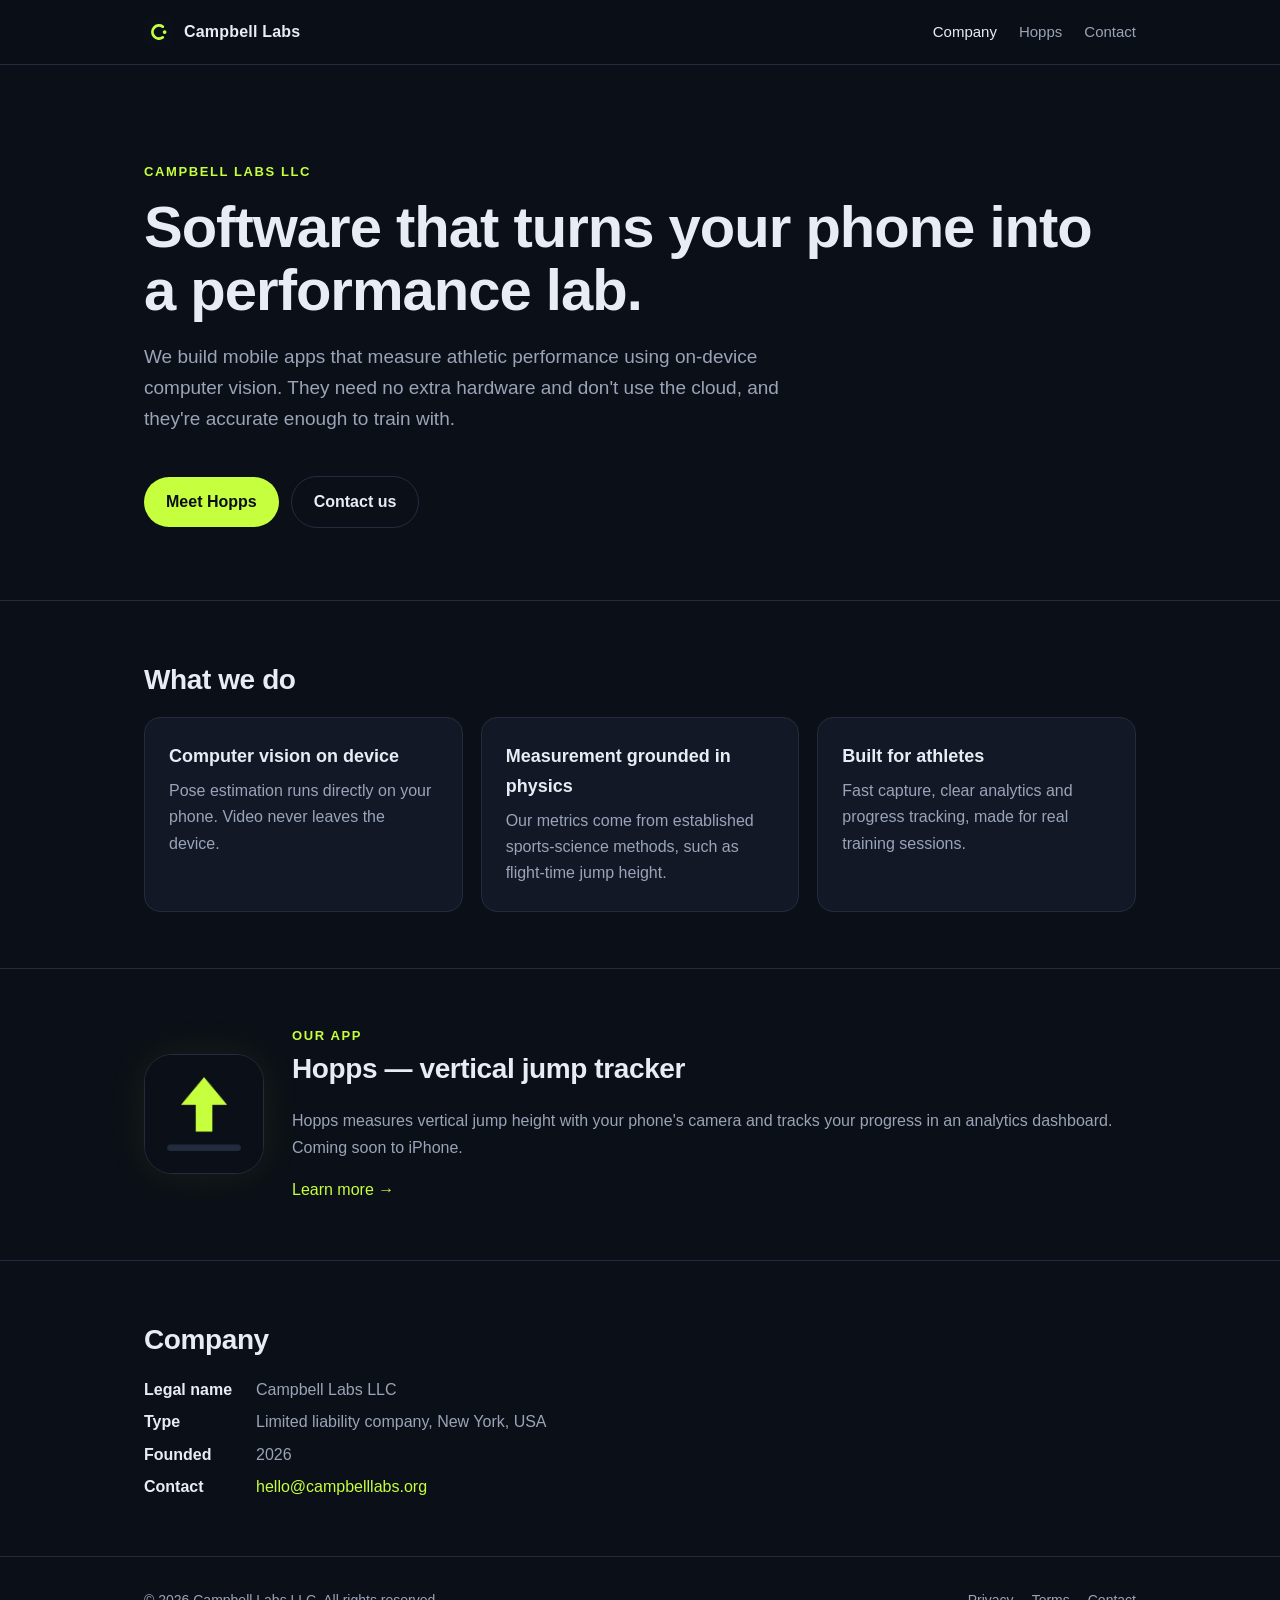
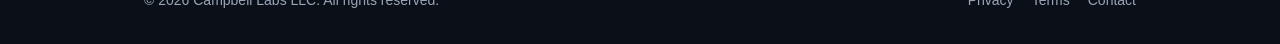
<file: index.html>
<!doctype html>
<html lang="en">
<head>
<meta charset="utf-8">
<meta name="viewport" content="width=device-width,initial-scale=1">
<title>Campbell Labs LLC — Software for athletes</title>
<meta name="description" content="Campbell Labs LLC builds mobile software that helps athletes measure and improve performance.">
<link rel="icon" href="favicon.svg" type="image/svg+xml">
<link rel="apple-touch-icon" href="assets/apple-touch-icon.png">
<link rel="stylesheet" href="styles.css">
</head>
<body>
<header><div class="wrap"><a class="brand" href="./"><img src="assets/logo.svg" alt=""><span>Campbell Labs</span></a><nav><a href="" class="on">Company</a><a href="hopps/">Hopps</a><a href="support.html">Contact</a></nav></div></header>
<main>
<div class="wrap hero">
  <div class="eyebrow">Campbell Labs LLC</div>
  <h1>Software that turns your phone into a performance lab.</h1>
  <p class="lead">We build mobile apps that measure athletic performance using on-device computer vision. They need no extra hardware and don't use the cloud, and they're accurate enough to train with.</p>
  <a class="btn" href="hopps/">Meet Hopps</a><a class="btn ghost" href="support.html">Contact us</a>
</div>
<section><div class="wrap">
  <h2>What we do</h2>
  <div class="grid">
    <div class="card"><h3>Computer vision on device</h3><p>Pose estimation runs directly on your phone. Video never leaves the device.</p></div>
    <div class="card"><h3>Measurement grounded in physics</h3><p>Our metrics come from established sports-science methods, such as flight-time jump height.</p></div>
    <div class="card"><h3>Built for athletes</h3><p>Fast capture, clear analytics and progress tracking, made for real training sessions.</p></div>
  </div>
</div></section>
<section><div class="wrap product">
  <img src="assets/hopps-icon.png" alt="Hopps app icon">
  <div class="txt">
    <div class="eyebrow">Our app</div>
    <h2>Hopps — vertical jump tracker</h2>
    <p class="muted">Hopps measures vertical jump height with your phone's camera and tracks your progress in an analytics dashboard. Coming soon to iPhone.</p>
    <a href="hopps/">Learn more &rarr;</a>
  </div>
</div></section>
<section><div class="wrap">
  <h2>Company</h2>
  <div class="facts">
    <b>Legal name</b><span>Campbell Labs LLC</span>
    <b>Type</b><span>Limited liability company, New York, USA</span>
    <b>Founded</b><span>2026</span>
    <b>Contact</b><span><a href="mailto:hello@campbelllabs.org">hello@campbelllabs.org</a></span>
  </div>
</div></section></main>
<footer><div class="wrap"><span>&copy; 2026 Campbell Labs LLC. All rights reserved.</span><span><a href="privacy.html">Privacy</a><a href="terms.html">Terms</a><a href="support.html">Contact</a></span></div></footer>
</body>
</html>
</file>
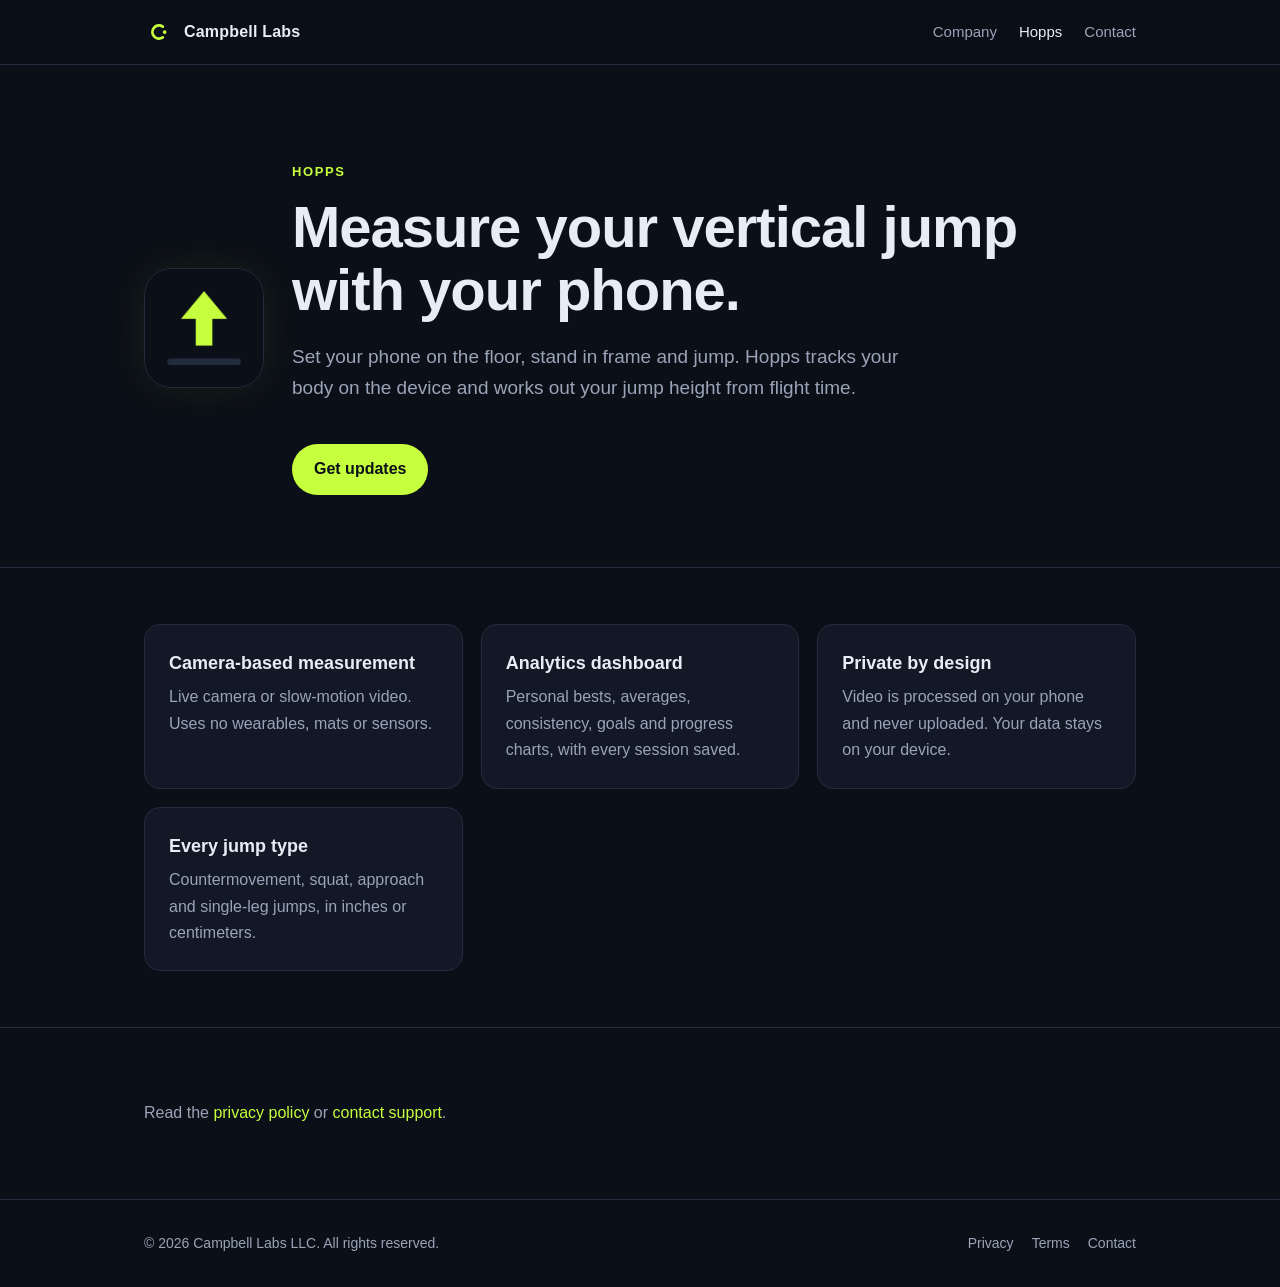
<file: hopps/index.html>
<!doctype html>
<html lang="en">
<head>
<meta charset="utf-8">
<meta name="viewport" content="width=device-width,initial-scale=1">
<title>Hopps — Vertical jump tracker by Campbell Labs</title>
<meta name="description" content="Hopps measures your vertical jump with your phone camera and tracks your progress.">
<link rel="icon" href="../favicon.svg" type="image/svg+xml">
<link rel="apple-touch-icon" href="../assets/apple-touch-icon.png">
<link rel="stylesheet" href="../styles.css">
</head>
<body>
<header><div class="wrap"><a class="brand" href="../"><img src="../assets/logo.svg" alt=""><span>Campbell Labs</span></a><nav><a href="../">Company</a><a href="../hopps/" class="on">Hopps</a><a href="../support.html">Contact</a></nav></div></header>
<main>
<div class="wrap hero product">
  <img src="../assets/hopps-icon.png" alt="Hopps app icon">
  <div class="txt">
    <div class="eyebrow">Hopps</div>
    <h1>Measure your vertical jump with your phone.</h1>
    <p class="lead">Set your phone on the floor, stand in frame and jump. Hopps tracks your body on the device and works out your jump height from flight time.</p>
    <a class="btn" href="../support.html">Get updates</a>
  </div>
</div>
<section><div class="wrap">
  <div class="grid">
    <div class="card"><h3>Camera-based measurement</h3><p>Live camera or slow-motion video. Uses no wearables, mats or sensors.</p></div>
    <div class="card"><h3>Analytics dashboard</h3><p>Personal bests, averages, consistency, goals and progress charts, with every session saved.</p></div>
    <div class="card"><h3>Private by design</h3><p>Video is processed on your phone and never uploaded. Your data stays on your device.</p></div>
    <div class="card"><h3>Every jump type</h3><p>Countermovement, squat, approach and single-leg jumps, in inches or centimeters.</p></div>
  </div>
</div></section>
<section><div class="wrap"><p class="muted">Read the <a href="../privacy.html">privacy policy</a> or <a href="../support.html">contact support</a>.</p></div></section></main>
<footer><div class="wrap"><span>&copy; 2026 Campbell Labs LLC. All rights reserved.</span><span><a href="../privacy.html">Privacy</a><a href="../terms.html">Terms</a><a href="../support.html">Contact</a></span></div></footer>
</body>
</html>
</file>
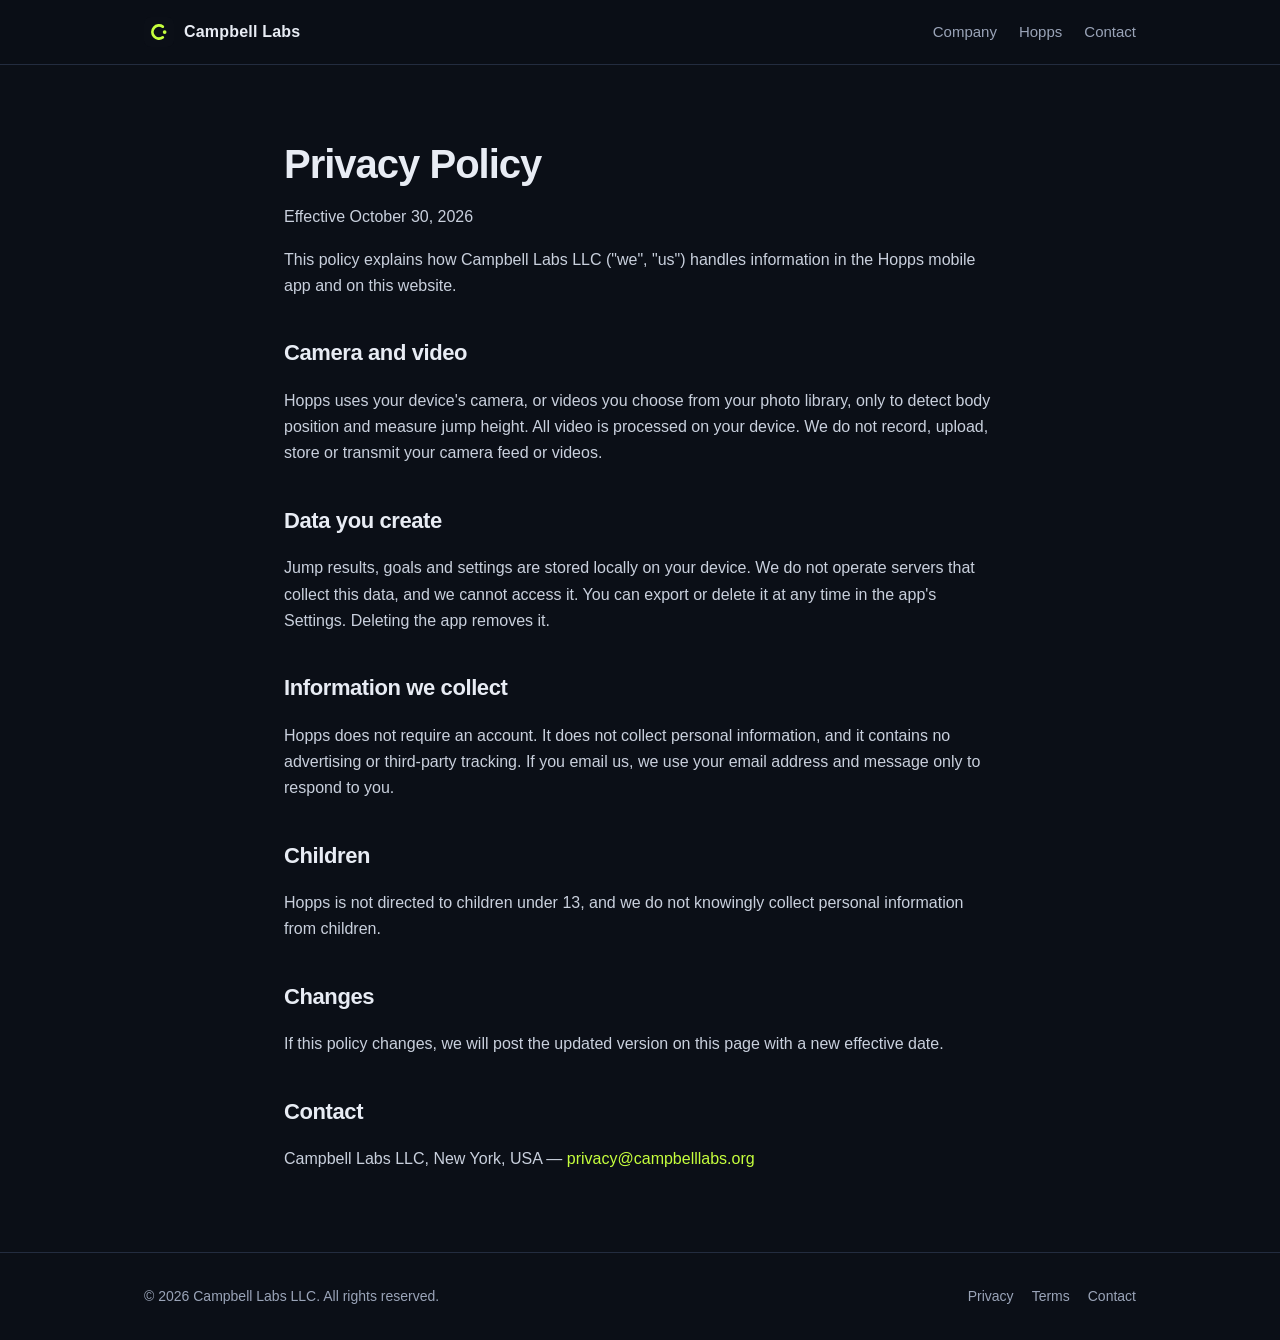
<file: privacy.html>
<!doctype html>
<html lang="en">
<head>
<meta charset="utf-8">
<meta name="viewport" content="width=device-width,initial-scale=1">
<title>Privacy Policy — Campbell Labs LLC</title>
<meta name="description" content="Privacy policy for Campbell Labs LLC and the Hopps app.">
<link rel="icon" href="favicon.svg" type="image/svg+xml">
<link rel="apple-touch-icon" href="assets/apple-touch-icon.png">
<link rel="stylesheet" href="styles.css">
</head>
<body>
<header><div class="wrap"><a class="brand" href="./"><img src="assets/logo.svg" alt=""><span>Campbell Labs</span></a><nav><a href="">Company</a><a href="hopps/">Hopps</a><a href="support.html">Contact</a></nav></div></header>
<main>
<div class="wrap doc">
<h1>Privacy Policy</h1>
<p class="muted">Effective October 30, 2026</p>
<p>This policy explains how Campbell Labs LLC ("we", "us") handles information in the Hopps mobile app and on this website.</p>
<h2>Camera and video</h2>
<p>Hopps uses your device's camera, or videos you choose from your photo library, only to detect body position and measure jump height. All video is processed on your device. We do not record, upload, store or transmit your camera feed or videos.</p>
<h2>Data you create</h2>
<p>Jump results, goals and settings are stored locally on your device. We do not operate servers that collect this data, and we cannot access it. You can export or delete it at any time in the app's Settings. Deleting the app removes it.</p>
<h2>Information we collect</h2>
<p>Hopps does not require an account. It does not collect personal information, and it contains no advertising or third-party tracking. If you email us, we use your email address and message only to respond to you.</p>
<h2>Children</h2>
<p>Hopps is not directed to children under 13, and we do not knowingly collect personal information from children.</p>
<h2>Changes</h2>
<p>If this policy changes, we will post the updated version on this page with a new effective date.</p>
<h2>Contact</h2>
<p>Campbell Labs LLC, New York, USA &mdash; <a href="mailto:privacy@campbelllabs.org">privacy@campbelllabs.org</a></p>
</div></main>
<footer><div class="wrap"><span>&copy; 2026 Campbell Labs LLC. All rights reserved.</span><span><a href="privacy.html">Privacy</a><a href="terms.html">Terms</a><a href="support.html">Contact</a></span></div></footer>
</body>
</html>
</file>
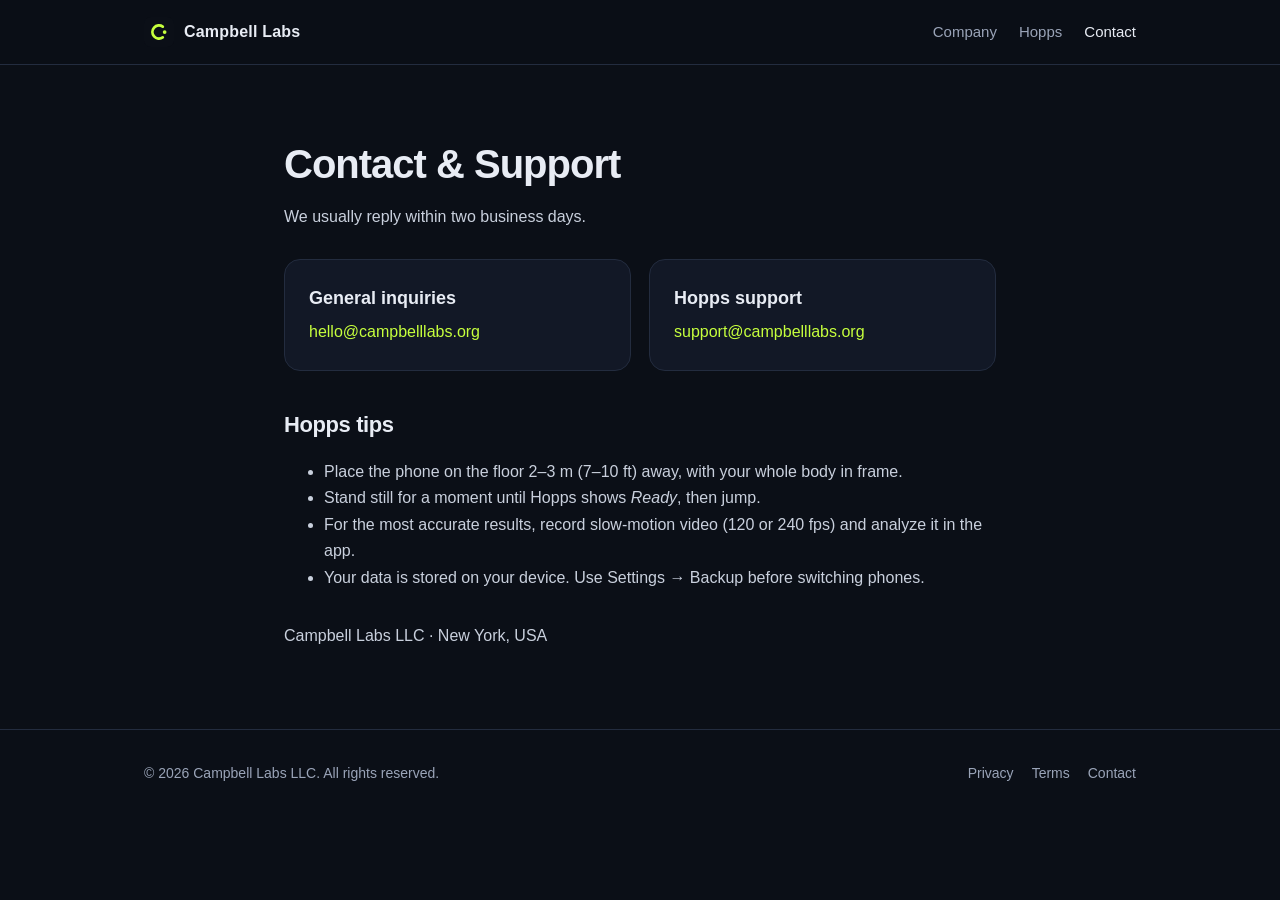
<file: support.html>
<!doctype html>
<html lang="en">
<head>
<meta charset="utf-8">
<meta name="viewport" content="width=device-width,initial-scale=1">
<title>Contact & Support — Campbell Labs LLC</title>
<meta name="description" content="Contact Campbell Labs LLC and get support for Hopps.">
<link rel="icon" href="favicon.svg" type="image/svg+xml">
<link rel="apple-touch-icon" href="assets/apple-touch-icon.png">
<link rel="stylesheet" href="styles.css">
</head>
<body>
<header><div class="wrap"><a class="brand" href="./"><img src="assets/logo.svg" alt=""><span>Campbell Labs</span></a><nav><a href="">Company</a><a href="hopps/">Hopps</a><a href="support.html" class="on">Contact</a></nav></div></header>
<main>
<div class="wrap doc">
<h1>Contact &amp; Support</h1>
<p>We usually reply within two business days.</p>
<div class="grid" style="margin-top:28px">
  <div class="card"><h3>General inquiries</h3><p><a href="mailto:hello@campbelllabs.org">hello@campbelllabs.org</a></p></div>
  <div class="card"><h3>Hopps support</h3><p><a href="mailto:support@campbelllabs.org">support@campbelllabs.org</a></p></div>
</div>
<h2>Hopps tips</h2>
<ul>
  <li>Place the phone on the floor 2&ndash;3 m (7&ndash;10 ft) away, with your whole body in frame.</li>
  <li>Stand still for a moment until Hopps shows <em>Ready</em>, then jump.</li>
  <li>For the most accurate results, record slow-motion video (120 or 240 fps) and analyze it in the app.</li>
  <li>Your data is stored on your device. Use Settings &rarr; Backup before switching phones.</li>
</ul>
<p class="muted" style="margin-top:32px">Campbell Labs LLC &middot; New York, USA</p>
</div></main>
<footer><div class="wrap"><span>&copy; 2026 Campbell Labs LLC. All rights reserved.</span><span><a href="privacy.html">Privacy</a><a href="terms.html">Terms</a><a href="support.html">Contact</a></span></div></footer>
</body>
</html>
</file>
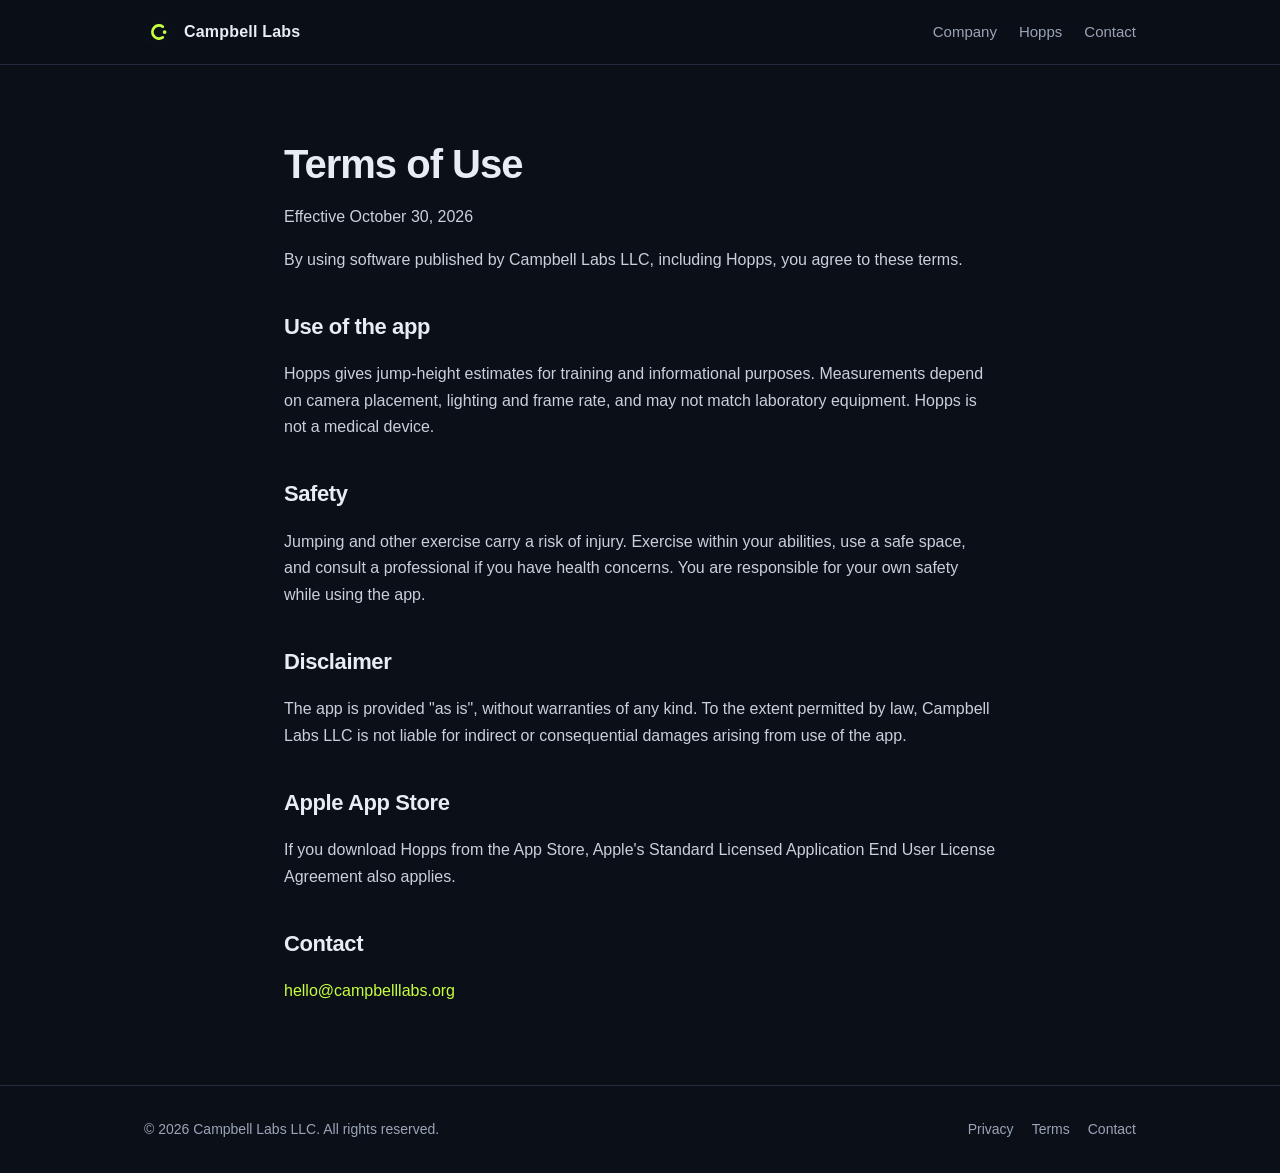
<file: terms.html>
<!doctype html>
<html lang="en">
<head>
<meta charset="utf-8">
<meta name="viewport" content="width=device-width,initial-scale=1">
<title>Terms of Use — Campbell Labs LLC</title>
<meta name="description" content="Terms of use for Campbell Labs LLC software.">
<link rel="icon" href="favicon.svg" type="image/svg+xml">
<link rel="apple-touch-icon" href="assets/apple-touch-icon.png">
<link rel="stylesheet" href="styles.css">
</head>
<body>
<header><div class="wrap"><a class="brand" href="./"><img src="assets/logo.svg" alt=""><span>Campbell Labs</span></a><nav><a href="">Company</a><a href="hopps/">Hopps</a><a href="support.html">Contact</a></nav></div></header>
<main>
<div class="wrap doc">
<h1>Terms of Use</h1>
<p class="muted">Effective October 30, 2026</p>
<p>By using software published by Campbell Labs LLC, including Hopps, you agree to these terms.</p>
<h2>Use of the app</h2>
<p>Hopps gives jump-height estimates for training and informational purposes. Measurements depend on camera placement, lighting and frame rate, and may not match laboratory equipment. Hopps is not a medical device.</p>
<h2>Safety</h2>
<p>Jumping and other exercise carry a risk of injury. Exercise within your abilities, use a safe space, and consult a professional if you have health concerns. You are responsible for your own safety while using the app.</p>
<h2>Disclaimer</h2>
<p>The app is provided "as is", without warranties of any kind. To the extent permitted by law, Campbell Labs LLC is not liable for indirect or consequential damages arising from use of the app.</p>
<h2>Apple App Store</h2>
<p>If you download Hopps from the App Store, Apple's Standard Licensed Application End User License Agreement also applies.</p>
<h2>Contact</h2>
<p><a href="mailto:hello@campbelllabs.org">hello@campbelllabs.org</a></p>
</div></main>
<footer><div class="wrap"><span>&copy; 2026 Campbell Labs LLC. All rights reserved.</span><span><a href="privacy.html">Privacy</a><a href="terms.html">Terms</a><a href="support.html">Contact</a></span></div></footer>
</body>
</html>
</file>
<file: styles.css>
:root{--bg:#0b0f17;--panel:#121826;--line:#232c3f;--text:#e8ecf4;--muted:#9aa4b8;--accent:#c6ff3d;--max:1040px}
*{box-sizing:border-box}html{scroll-behavior:smooth}
body{margin:0;background:var(--bg);color:var(--text);font:16px/1.65 -apple-system,BlinkMacSystemFont,"Segoe UI",Inter,Roboto,Helvetica,Arial,sans-serif}
a{color:var(--accent);text-decoration:none}a:hover{text-decoration:underline}
.wrap{max-width:var(--max);margin:0 auto;padding:0 24px}
header{border-bottom:1px solid var(--line);position:sticky;top:0;background:rgba(11,15,23,.85);backdrop-filter:blur(10px);z-index:5}
header .wrap{display:flex;align-items:center;justify-content:space-between;height:64px}
.brand{display:flex;align-items:center;gap:10px;color:var(--text);font-weight:700;letter-spacing:.2px}
.brand img{width:30px;height:30px}.brand:hover{text-decoration:none}
nav a{color:var(--muted);margin-left:22px;font-size:15px}nav a:hover,nav a.on{color:var(--text);text-decoration:none}
.hero{padding-top:96px;padding-bottom:72px}
.eyebrow{color:var(--accent);font-weight:600;font-size:13px;letter-spacing:1.6px;text-transform:uppercase}
h1{font-size:clamp(36px,6vw,58px);line-height:1.08;margin:14px 0 18px;letter-spacing:-1px}
h2{font-size:28px;margin:0 0 14px;letter-spacing:-.4px}h3{margin:0 0 6px;font-size:18px}
.lead{font-size:19px;color:var(--muted);max-width:640px}
.btn{display:inline-block;background:var(--accent);color:#0b0f17;font-weight:700;padding:12px 22px;border-radius:999px;margin:22px 12px 0 0}
.btn.ghost{background:transparent;color:var(--text);border:1px solid var(--line)}.btn:hover{text-decoration:none;filter:brightness(1.05)}
section{padding:56px 0;border-top:1px solid var(--line)}
.grid{display:grid;grid-template-columns:repeat(auto-fit,minmax(240px,1fr));gap:18px}
.card{background:var(--panel);border:1px solid var(--line);border-radius:16px;padding:24px}
.card p{color:var(--muted);margin:0}
.product{display:flex;gap:28px;align-items:center;flex-wrap:wrap}
.product img{width:120px;height:120px;border-radius:28px;border:1px solid var(--line);box-shadow:0 0 40px rgba(198,255,61,.08)}
.product .txt{flex:1;min-width:260px}
.muted{color:var(--muted)}
.facts{display:grid;grid-template-columns:max-content 1fr;gap:6px 24px;color:var(--muted)}.facts b{color:var(--text);font-weight:600}
.doc{max-width:760px;padding-top:64px;padding-bottom:64px}.doc h1{font-size:40px}.doc h2{font-size:22px;margin-top:36px}.doc p,.doc li{color:#c9d0dd}
footer{border-top:1px solid var(--line);padding:32px 0;color:var(--muted);font-size:14px}
footer .wrap{display:flex;justify-content:space-between;flex-wrap:wrap;gap:12px}footer a{color:var(--muted);margin-left:18px}
@media(max-width:640px){.product{flex-direction:column;align-items:flex-start;gap:18px}.product .txt{min-width:0}.brand span{display:none}nav a{margin-left:12px}nav a{margin-left:14px;font-size:14px}.hero{padding-top:56px;padding-bottom:48px}.product img{width:88px;height:88px;border-radius:20px}footer a{margin:0 18px 0 0}}
</file>
